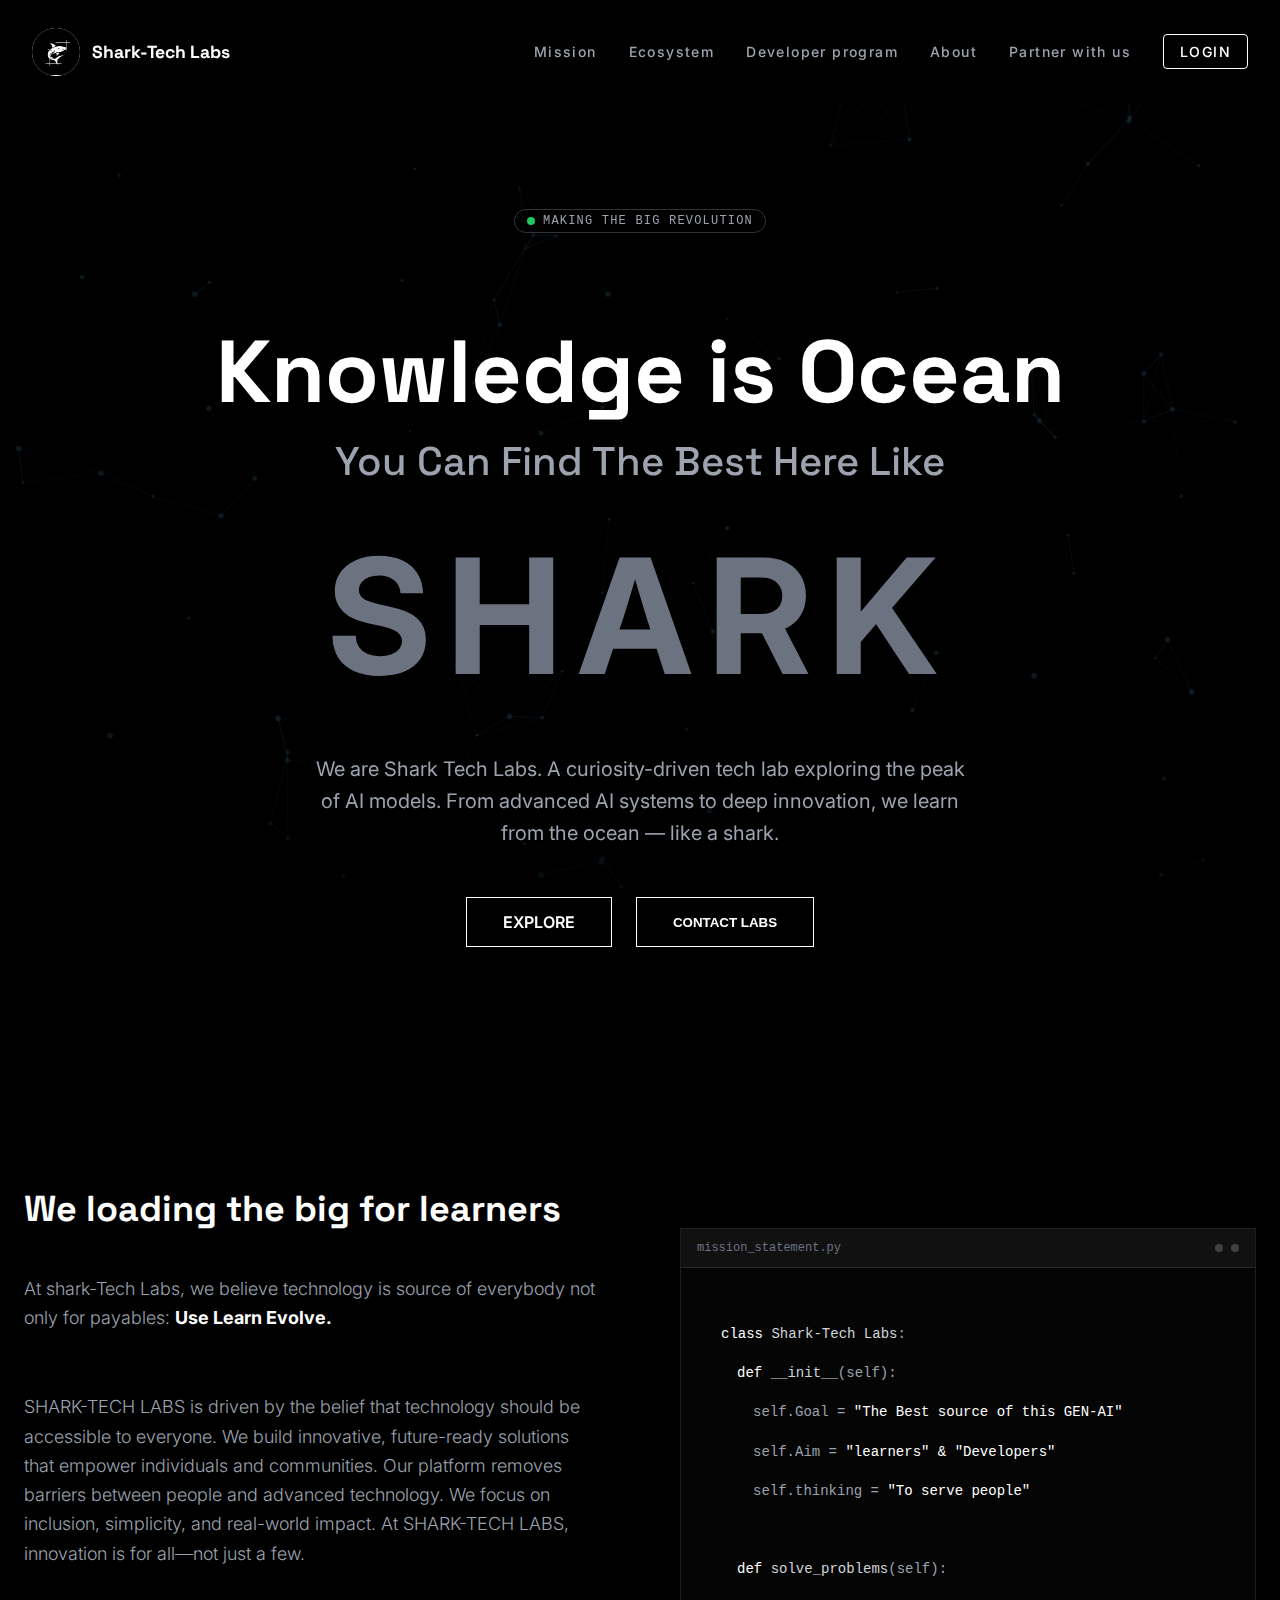
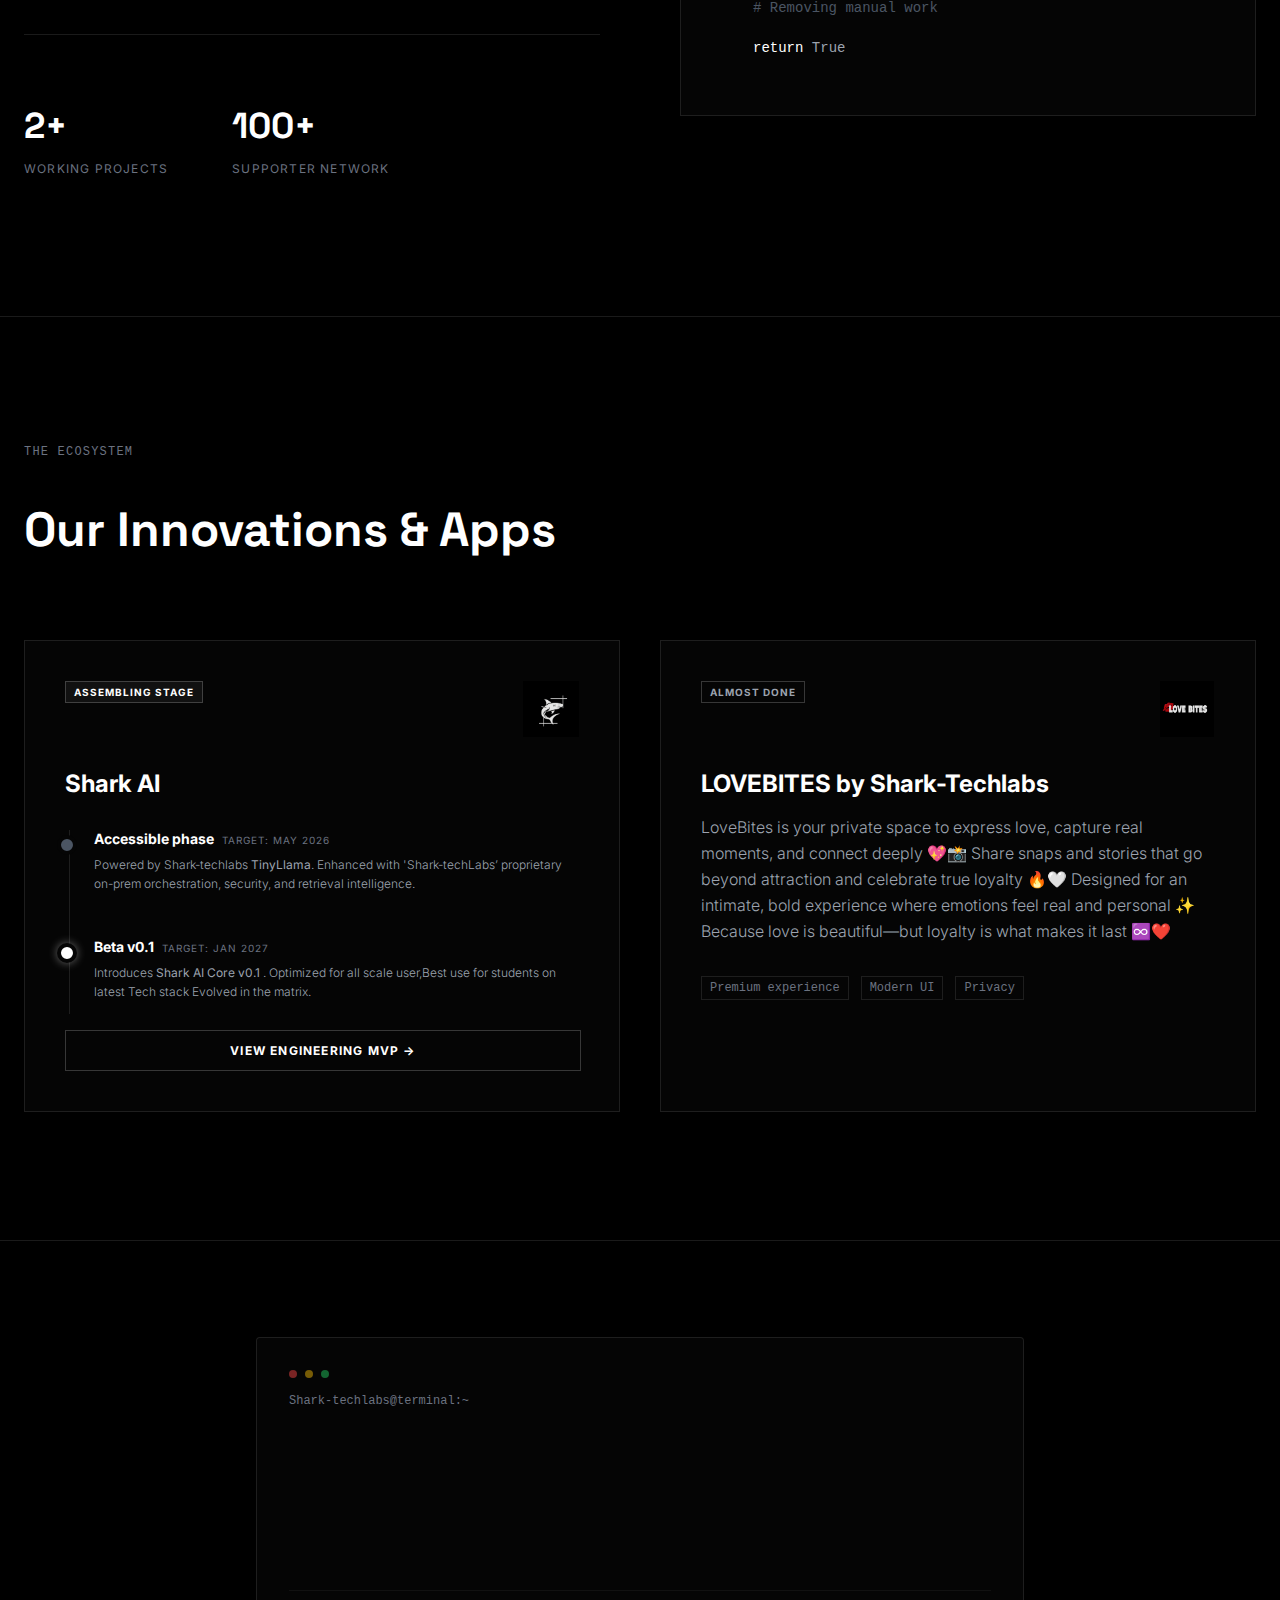
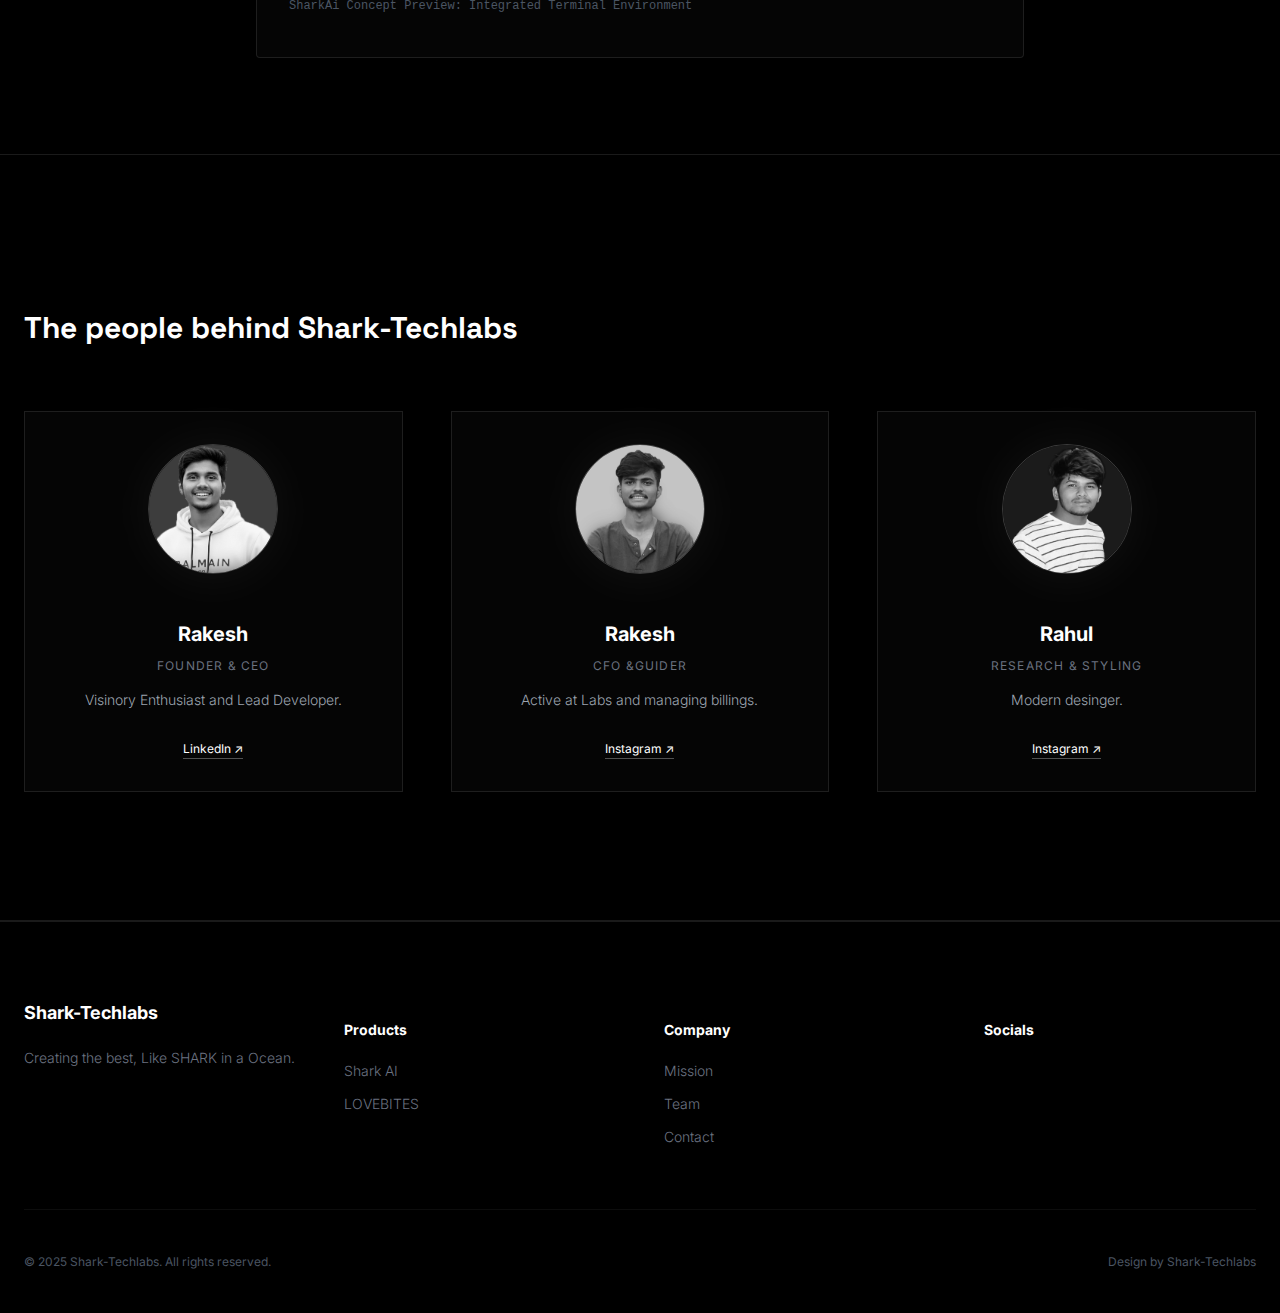
<file: index.html>
<!DOCTYPE html>
<html lang="en">

<head>
    <meta charset="UTF-8" />
    <meta name="viewport" content="width=device-width, initial-scale=1.0" />
    <title>SHARK-TECH LABS</title>

    <!-- Tailwind CSS CDN -->
    <!-- Tailwind CSS CDN Removed -->

    <!-- Custom CSS -->
    <link rel="stylesheet" href="style.css">

    <!-- Google Fonts -->
    <link rel="preconnect" href="https://fonts.googleapis.com">
    <link rel="preconnect" href="https://fonts.gstatic.com" crossorigin>
    <link
        href="https://fonts.googleapis.com/css2?family=Inter:wght@300..700&family=Space+Grotesk:wght@300..700&display=swap"
        rel="stylesheet">
</head>

<body>

    <!-- ================= HEADER ================= -->
    <header class="site-header">
        <nav class="main-nav">

            <!-- Logo + Name -->
            <div class="logo-container">
                <div class="logo-box">
                    <img src="images/shark-logo.jpg" alt="Shark Logo" class="header-logo">
                </div>
                <span class="logo-text">Shark-Tech Labs</span>
            </div>

            <!-- Navigation -->
            <ul class="nav-list" id="nav-list">
                <li class="nav-link"><a href="#mission">Mission</a></li>
                <li class="nav-link"><a href="#products">Ecosystem</a></li>
                <li class="nav-link">Developer program</li>
                <li class="nav-link"><a href="#about">About</a></li>
                <li class="nav-link"><a href="partner.html">Partner with us</a></li>
                <li class="btn-login">
                    LOGIN
                </li>
            </ul>

            <!-- Mobile Nav Toggle (Hamburger) -->
            <button class="mobile-nav-toggle" id="mobile-nav-toggle" aria-label="Toggle navigation">
                <span class="hamburger-line"></span>
                <span class="hamburger-line"></span>
                <span class="hamburger-line"></span>
            </button>

            <!-- Mobile Nav Overlay -->
            <div class="mobile-nav-overlay" id="mobile-nav-overlay">
                <ul class="mobile-nav-list">
                    <li><a href="#mission">Mission</a></li>
                    <li><a href="#products">Ecosystem</a></li>
                    <li><a href="#">Developer program</a></li>
                    <li><a href="#about">About</a></li>
                    <li><a href="partner.html">Partner with us</a></li>
                    <li><button class="btn-login mobile-login-btn">LOGIN</button></li>
                </ul>
            </div>
        </nav>
    </header>

    <!-- ================= HERO SECTION ================= -->
    <section class="hero-section">
        <!-- Ocean Particle Background -->
        <canvas id="ocean"></canvas>
        <div class="hero-wrapper">

            <!-- Backed By Badge -->
            <div class="status-badge">
                <div class="status-dot"></div>
                <span class="status-text">making the big Revolution</span>
            </div>

            <h1 class="hero-title">
                Knowledge is Ocean
            </h1>

            <p class="hero-subtitle">
                You Can Find The Best Here Like
            </p>

            <!-- SHARK Text Levels -->
            <div class="shark-display-container">
                <span class="shark-text-large">SHARK</span>

            </div>

            <!-- Description -->
            <p class="hero-description">
                We are Shark Tech Labs. A curiosity-driven tech lab exploring the peak of AI models.
                From advanced AI systems to deep innovation, we learn from the ocean — like a shark.
            </p>

            <!-- Buttons -->
            <div class="hero-btn-container">
                <a href="#products" class="btn-primary"
                    style="text-decoration: none; display: inline-flex; align-items: center; justify-content: center;">EXPLORE</a>
                <button class="btn-secondary" onclick="window.location.href='partner.html'">CONTACT LABS</button>
            </div>

        </div>
    </section>

    <!-- ================= MISSION SECTION ================= -->
    <section class="mission-section" id="mission">
        <div class="mission-wrapper">
            <div class="mission-grid">

                <!-- Left Content -->
                <div class="reveal-on-scroll visible">
                    <h2 class="mission-title">We loading the big for learners</h2>
                    <div class="mission-text">
                        <p>
                            At shark-Tech Labs, we believe technology is source of everybody not only for payables:
                            <strong>Use Learn Evolve.</strong>
                        </p>
                        <p>
                            SHARK-TECH LABS is driven by the belief that technology should be accessible to everyone.
                            We build innovative, future-ready solutions that empower individuals and communities.
                            Our platform removes barriers between people and advanced technology.
                            We focus on inclusion, simplicity, and real-world impact.
                            At SHARK-TECH LABS, innovation is for all—not just a few.
                        </p>
                    </div>
                    <div class="stats-container">
                        <div>
                            <p class="stat-number">2+</p>
                            <p class="stat-label">Working Projects</p>
                        </div>
                        <div>
                            <p class="stat-number">100+</p>
                            <p class="stat-label">Supporter Network</p>
                        </div>
                    </div>
                </div>

                <!-- Right Content (Code Window) -->
                <div class="reveal-on-scroll delay-200 visible">
                    <div class="code-window">
                        <div class="window-header">
                            <span class="window-title">mission_statement.py</span>
                            <div class="window-controls">
                                <div class="control-dot"></div>
                                <div class="control-dot"></div>
                            </div>
                        </div>
                        <div class="window-content">
                            <p><span class="code-white">class</span> <span class="code-gray">Shark-Tech Labs</span>:</p>
                            <p class="pl-4"><span class="code-white">def</span> <span
                                    class="code-gray">__init__</span>(self):</p>
                            <p class="pl-8">self.Goal = <span class="code-white">"The Best source of this GEN-AI"</span>
                            </p>
                            <p class="pl-8">self.Aim = <span class="code-white">"learners" &amp; "Developers"</span></p>
                            <p class="pl-8">self.thinking = <span class="code-white">"To serve people"</span></p>
                            <br>
                            <p class="pl-4"><span class="code-white">def</span> <span
                                    class="code-gray">solve_problems</span>(self):</p>
                            <p class="pl-8 code-comment"># Removing manual work</p>
                            <p class="pl-8"><span class="code-white">return</span> True</p>
                        </div>
                    </div>
                </div>

            </div>
        </div>
    </section>

    <!-- ================= PRODUCTS SECTION ================= -->
    <section class="products-section" id="products">
        <div class="products-wrapper">
            <div class="section-header">
                <span class="section-eyebrow">The Ecosystem</span>
                <h2 class="section-title">Our Innovations & Apps</h2>
            </div>

            <div class="products-grid">

                <!-- Dolphin AI -->
                <div class="product-card">
                    <div class="card-header">
                        <span class="status-tag">Assembling stage</span>
                        <!-- Placeholder for Logo -->
                        <img src="images/shark-logo.jpg" alt="Shark AI Logo" class="product-logo">
                    </div>
                    <h3 class="product-title">Shark AI</h3>

                    <div class="timeline-container">
                        <div class="timeline-item">
                            <div class="timeline-dot"></div>
                            <div class="timeline-header">
                                <span class="phase-name">Accessible phase</span>
                                <span class="target-date">Target: may 2026</span>
                            </div>
                            <p class="timeline-desc">
                                Powered by Shark-techlabs <strong>TinyLlama</strong>. Enhanced with 'Shark-techLabs’
                                proprietary on-prem orchestration, security, and retrieval intelligence.
                            </p>
                        </div>

                        <div class="timeline-item">
                            <div class="timeline-dot active"></div>
                            <div class="timeline-header">
                                <span class="phase-name">Beta v0.1</span>
                                <span class="target-date">Target: Jan 2027</span>
                            </div>
                            <p class="timeline-desc">
                                Introduces <strong>Shark AI Core v0.1 </strong>. Optimized for all scale user,Best use
                                for students on latest Tech stack Evolved in the matrix.
                            </p>
                        </div>
                    </div>

                    <a href="#" class="mvp-link">
                        View Engineering MVP →
                    </a>
                </div>

                <!-- DolSys OS -->
                <div class="product-card">
                    <div class="card-header">
                        <span class="status-tag outline">Almost Done</span>
                        <!-- Placeholder for Logo -->
                        <img src="images/lovebiteslogo.jpg" alt="Love Bites Logo" class="product-logo">
                    </div>
                    <h3 class="product-title">LOVEBITES by Shark-Techlabs</h3>
                    <p class="product-description">
                        LoveBites is your private space to express love, capture real moments, and connect deeply 💖📸
                        Share snaps and stories that go beyond attraction and celebrate true loyalty 🔥🤍
                        Designed for an intimate, bold experience where emotions feel real and personal ✨
                        Because love is beautiful—but loyalty is what makes it last ♾️❤️
                    </p>
                    <div class="feature-tags">
                        <span class="tag-item">Premium experience</span>
                        <span class="tag-item">Modern UI</span>
                        <span class="tag-item">Privacy </span>
                    </div>
                </div>

            </div>
        </div>
    </section>

    <!-- ================= TERMINAL PREVIEW SECTION ================= -->
    <section class="terminal-preview-section">
        <div class="terminal-wrapper">
            <div class="terminal-window">
                <div class="terminal-controls">
                    <div class="term-dot red"></div>
                    <div class="term-dot yellow"></div>
                    <div class="term-dot green"></div>
                </div>
                <div class="term-header-text">Shark-techlabs@terminal:~</div>

                <div class="term-content" id="demo-chat-window">
                    <div class="term-line">
                        <span class="text-cmd">&gt;</span><span class="code-white">Shark-Techlabs --init</span>
                    </div>
                    <div class="term-line">
                        <span class="code-comment">Initializing SharkAI Core...</span>
                    </div>
                    <div class="term-line">
                        <span class="code-comment">Loading Neural Engines... [OK]</span>
                    </div>
                    <div class="term-line">
                        <span class="text-cmd">&gt;</span><span class="code-white">run shark-ai</span>
                    </div>
                    <div class="term-line">
                        <span class="code-white" style="font-weight: bold;">AI:</span> <span class="code-gray">Shark
                            AI Active. Ready to automate.</span>
                    </div>
                </div>

                <p class="term-footer">SharkAi Concept Preview: Integrated Terminal Environment</p>
            </div>
        </div>
    </section>

    <!-- ================= ABOUT SECTION ================= -->
    <section class="about-section" id="about">
        <div class="about-wrapper">
            <h2 class="about-title">The people behind Shark-Techlabs</h2>
            <div class="team-grid">

                <!-- T Rakesh -->
                <div class="reveal-on-scroll team-card group">
                    <div class="member-image-container">
                        <div class="member-image-glow"></div>
                        <img src="images/raki-pink.jpg" alt="Rakesh" class="member-image">
                    </div>
                    <h3 class="member-name">Rakesh</h3>
                    <p class="member-role">Founder &amp; CEO</p>
                    <p class="member-desc">Visinory Enthusiast and Lead Developer.</p>
                    <a href="https://www.linkedin.com/in/rakesh-thangella-17ab0b363?utm_source=share&utm_campaign=share_via&utm_content=profile&utm_medium=android_app"
                        target="_blank" class="social-link">LinkedIn
                        ↗</a>
                </div>

                <!--  D Rakesh -->
                <div class="reveal-on-scroll delay-100 team-card group">
                    <div class="member-image-container">
                        <div class="member-image-glow"></div>
                        <img src="images/rakesh.jpg" alt="Daniel" class="member-image">
                    </div>
                    <h3 class="member-name">Rakesh</h3>
                    <p class="member-role">CFO &amp;Guider</p>
                    <p class="member-desc">Active at Labs and managing billings.</p>
                    <a href="https://www.instagram.com/mr__special__kid__?igsh=MXdnc25xOWZ0OHJtYQ==" target="_blank"
                        class="social-link">Instagram
                        ↗</a>

                    <!--rahul-->
                </div>
                <div class="reveal-on-scroll team-card group">
                    <div class="member-image-container">
                        <div class="member-image-glow"></div>
                        <img src="images/rahul.jpg" alt="Rakesh" class="member-image">
                    </div>
                    <h3 class="member-name">Rahul</h3>
                    <p class="member-role">Research &amp; styling</p>
                    <p class="member-desc">Modern desinger.</p>
                    <a href="https://www.instagram.com/red.rahul_?igsh=MWY4NThrZmt0OGxpOQ==" target="_blank"
                        class="social-link">Instagram
                        ↗</a>
                </div>
            </div>
        </div>
    </section>


    <!-- ================= FOOTER ================= -->
    <footer class="site-footer">
        <div class="footer-wrapper">
            <div class="footer-grid">
                <div class="footer-brand">
                    <span class="brand-text">Shark-Techlabs</span>
                    <p class="brand-desc">Creating the best, Like SHARK in a Ocean.</p>
                </div>
                <div>
                    <h4 class="footer-col-title">Products</h4>
                    <ul class="footer-links">
                        <li><a href="#" class="hover:text-white transition-colors">Shark AI</a></li>
                        <li><a href="#" class="hover:text-white transition-colors">LOVEBITES</a></li>

                    </ul>
                </div>
                <div>
                    <h4 class="footer-col-title">Company</h4>
                    <ul class="footer-links">
                        <li><a href="#mission" class="hover:text-white transition-colors">Mission</a></li>
                        <li><a href="#about" class="hover:text-white transition-colors">Team</a></li>
                        <li><a href="#" onclick="openModal('contact-modal')"
                                class="hover:text-white transition-colors">Contact</a></li>
                    </ul>
                </div>
                <div>
                    <h4 class="footer-col-title">Socials</h4>
                    <div class="footer-socials">
                        <a href="https://www.linkedin.com/company/doltechlabs/?viewAsMember=true" target="_blank"
                            class="hover:text-white transition-colors text-lg"><i class="fab fa-linkedin"></i></a>
                        <a href="https://x.com/doltechlabs" target="_blank"
                            class="hover:text-white transition-colors text-lg"><i class="fab fa-twitter"></i></a>
                        <a href="#" class="hover:text-white transition-colors text-lg"><i class="fab fa-github"></i></a>
                        <a href="" class="hover:text-white transition-colors text-lg"><i
                                class="fas fa-envelope"></i></a>
                    </div>
                </div>
            </div>
            <div class="footer-bottom">
                <p>© 2025 Shark-Techlabs. All rights reserved.</p>
                <p>Design by Shark-Techlabs</p>
            </div>
        </div>
    </footer>

    <script src="script.js"></script>
</body>

</html>
</file>
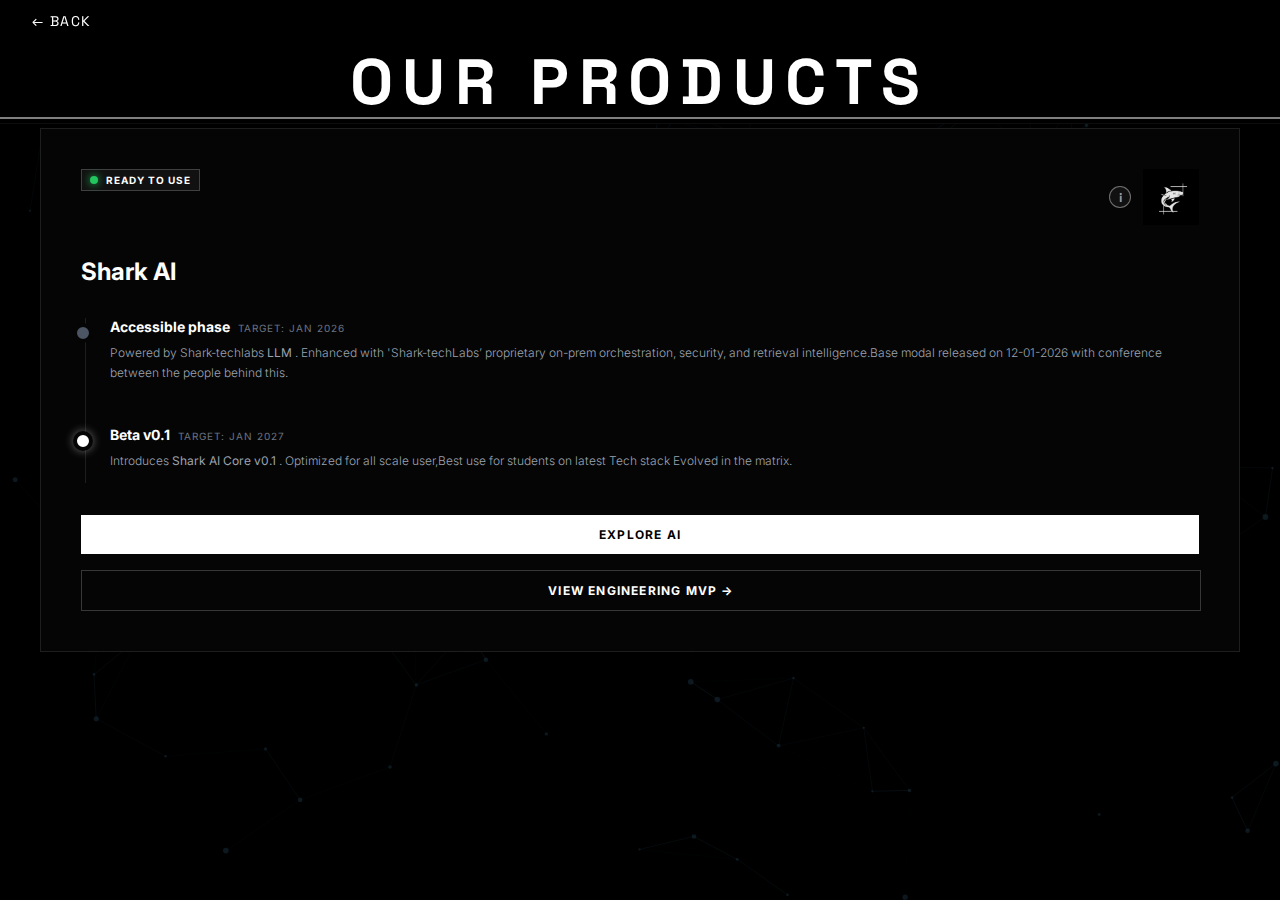
<file: products.html>
<!DOCTYPE html>
<html lang="en">

<head>
    <meta charset="UTF-8" />
    <meta name="viewport" content="width=device-width, initial-scale=1.0" />
    <title>Our Products - SHARK-TECH LABS</title>

    <!-- Custom CSS -->
    <link rel="stylesheet" href="style.css">

    <!-- Google Fonts -->
    <link
        href="https://fonts.googleapis.com/css2?family=Inter:wght@300..700&family=Space+Grotesk:wght@300..700&display=swap"
        rel="stylesheet">
</head>

<body class="products-page-body">

    <!-- Ocean Particle Background -->
    <canvas id="ocean"></canvas>

    <!-- Header Section -->
    <header class="products-header">
        <a href="index.html" class="back-link">← Back</a>
        <h1 class="products-title">Our products</h1>
        <div class="header-line"></div>
    </header>

    <main class="products-content">
        <div class="products-grid">
            <!-- Shark AI -->
            <div class="product-card">
                <div class="card-header">
                    <span class="status-tag"><span class="status-light"></span>Ready to use</span>
                    <div class="logo-group">
                        <div class="info-icon" title="Information">i</div>
                        <img src="images/shark-logo.jpg" alt="Shark AI Logo" class="product-logo">
                    </div>
                </div>
                <h3 class="product-title">Shark AI</h3>

                <div class="timeline-container">
                    <div class="timeline-item">
                        <div class="timeline-dot"></div>
                        <div class="timeline-header">
                            <span class="phase-name">Accessible phase</span>
                            <span class="target-date">Target: JAN 2026</span>
                        </div>
                        <p class="timeline-desc">
                            Powered by Shark-techlabs <strong>LLM </strong>. Enhanced with 'Shark-techLabs’
                            proprietary on-prem orchestration, security, and retrieval intelligence.Base modal
                            released on 12-01-2026 with conference between the people behind this.
                        </p>
                    </div>

                    <div class="timeline-item">
                        <div class="timeline-dot active"></div>
                        <div class="timeline-header">
                            <span class="phase-name">Beta v0.1</span>
                            <span class="target-date">Target: Jan 2027</span>
                        </div>
                        <p class="timeline-desc">
                            Introduces <strong>Shark AI Core v0.1 </strong>. Optimized for all scale user,Best use
                            for students on latest Tech stack Evolved in the matrix.
                        </p>
                    </div>
                </div>

                <a href="https://sharrk-ai.netlify.app/" class="explore-ai-btn">
                    Explore AI
                </a>

                <a href="#" class="mvp-link">
                    View Engineering MVP →
                </a>
            </div>
        </div>
    </main>

    <!-- Information Modal -->
    <div id="info-modal" class="modal-overlay">
        <div class="modal-card">
            <button class="modal-close">&times;</button>
            <div class="modal-header">
                <img src="images/shark-logo.jpg" alt="Shark AI" class="modal-logo">
                <h2 class="modal-title">About Shark AI</h2>
            </div>
            <div class="modal-body">
                <div class="info-section">
                    <h3>Day-to-Day Life</h3>
                    <p>Shark AI seamlessly integrates into your daily routine, handling complex scheduling, smart home
                        automation, and personalized content curation with unmatched efficiency. It acts as a proactive
                        digital twin, anticipating your needs before you even realize them.</p>
                </div>
                <div class="info-section">
                    <h3>For Students</h3>
                    <p>Revolutionize your learning experience. Shark AI provides real-time tutoring, complex
                        problem-solving across all STEM fields, and automated study plan generation. It transforms
                        stagnant data into interactive, easy-to-digest logical insights, giving students a definitive
                        edge in their academic journey.</p>
                </div>
            </div>
        </div>
    </div>

    <!-- Custom Script for Background Animation -->
    <script src="script.js"></script>

</body>

</html>
</file>
<file: style.css>
/* Smooth scrolling */
html {
  scroll-behavior: smooth;
}

/* Navbar links */
.nav-link {
  cursor: pointer;
  position: relative;
  color: #9CA3AF;
  font-weight: 500;
  font-size: 0.875rem;
  line-height: 1.25rem;
  transition: opacity 0.3s ease;
}

.nav-link::after {
  content: "";
  position: absolute;
  width: 0%;
  height: 1px;
  bottom: -4px;
  left: 0;
  background-color: white;
  transition: width 0.3s ease;
}

.nav-link:hover::after {
  width: 100%;
}

.nav-link a {
  text-decoration: none;
  color: inherit;
  display: block;
}

/* Buttons */
.btn-primary {
  background-color: black;
  color: white;
  border: 1px solid white;
  padding: 14px 36px;
  border-radius: 0;
  font-weight: 600;
  transition: all 0.3s ease;
}

.btn-primary:hover {
  background-color: white;
  color: black;
  transform: translateY(-2px);
}

.btn-secondary {
  background-color: black;
  color: white;
  border: 1px solid white;
  padding: 14px 36px;
  border-radius: 0;
  font-weight: 600;
  transition: all 0.3s ease;
}

.btn-secondary:hover {
  background-color: white;
  color: black;
  border-color: white;
  transform: translateY(-2px);
}

/* Ocean Background */
#ocean {
  position: absolute;
  top: 0;
  left: 0;
  width: 100%;
  height: 100vh;
  z-index: 0;
  pointer-events: none;
  opacity: 0.3;
}

/* Custom Fonts */
.font-space {
  font-family: 'Space Grotesk', sans-serif;
}

/* ================= HEADER STYLES ================= */
.site-header {
  position: fixed;
  top: 0;
  left: 0;
  width: 100%;
  background-color: rgba(0, 0, 0, 0.8);
  backdrop-filter: blur(12px);
  -webkit-backdrop-filter: blur(12px);
  z-index: 50;
}

.main-nav {
  max-width: 1280px;
  /* max-w-7xl */
  margin: 0 auto;
  display: flex;
  align-items: center;
  justify-content: space-between;
  padding: 1.25rem 2rem;
  /* py-5 px-8 */
}

/* Logo */
.logo-container {
  display: flex;
  align-items: center;
  gap: 0.75rem;
  /* gap-3 */
}

.logo-box {
  width: 3rem;
  height: 3rem;
  border-radius: 50%;
  display: flex;
  align-items: center;
  justify-content: center;
  overflow: hidden;
  background-color: #ffffff;
}

.header-logo {
  width: 100%;
  height: 100%;
  object-fit: contain;
  padding: 0.2rem;
  display: block;
}

.logo-text {
  font-size: 1.10rem;
  /* text-xl */
  font-weight: 700;
  font-family: 'Space Grotesk', sans-serif;
  /* font-bold */

  /* tracking-wide */
}

/* Navigation List */
.nav-list {
  display: none;
  align-items: center;
  gap: 2rem;
  /* gap-8 */
  font-size: 0.875rem;
  /* text-sm */
  letter-spacing: 0.1em;
  /* tracking-widest */
  list-style: none;
}

/* Mobile Nav Toggle */
.mobile-nav-toggle,
.mobile-nav-overlay {
  display: none;
}

.mobile-nav-toggle {
  flex-direction: column;
  justify-content: space-around;
  width: 1.5rem;
  height: 1.25rem;
  background: transparent;
  border: none;
  cursor: pointer;
  padding: 0;
  z-index: 101;
}

.hamburger-line {
  width: 1.5rem;
  height: 2px;
  background-color: white;
  border-radius: 10px;
  transition: all 0.3s cubic-bezier(0.4, 0, 0.2, 1);
  position: relative;
}

/* Animate Hamburger to X */
.mobile-nav-toggle.active .hamburger-line:nth-child(1) {
  transform: translateY(7px) rotate(45deg);
}

.mobile-nav-toggle.active .hamburger-line:nth-child(2) {
  opacity: 0;
  transform: translateX(-10px);
}

.mobile-nav-toggle.active .hamburger-line:nth-child(3) {
  transform: translateY(-7px) rotate(-45deg);
}

@media (max-width: 767px) {
  .nav-list {
    display: none;
  }

  .mobile-nav-toggle {
    display: flex;
  }

  .mobile-nav-overlay {
    position: fixed;
    top: 0;
    right: 0;
    height: 100vh;
    width: 100%;
    background-color: rgba(0, 0, 0, 0.9);
    backdrop-filter: blur(15px);
    flex-direction: column;
    justify-content: center;
    align-items: center;
    z-index: 100;
    transform: translateX(100%);
    transition: transform 0.4s cubic-bezier(0.4, 0, 0.2, 1);
  }

  .mobile-nav-overlay.active {
    display: flex;
    transform: translateX(0);
  }

  .mobile-nav-list {
    list-style: none;
    text-align: center;
    padding: 0;
  }

  .mobile-nav-list li {
    margin: 2rem 0;
  }

  .mobile-nav-list a {
    color: white;
    text-decoration: none;
    font-size: 1.5rem;
    font-family: 'Space Grotesk', sans-serif;
    font-weight: 500;
    transition: color 0.3s;
  }

  .mobile-nav-list a:hover {
    color: #9CA3AF;
  }
}

@media (min-width: 768px) {
  .nav-list {
    display: flex;
  }

  .mobile-nav-toggle {
    display: none;
  }
}

/* Login Button */
.btn-login {
  color: white;
  font-weight: 500;
  border: 1px solid white;
  padding: 0.5rem 1rem;
  /* px-4 py-2 */
  border-radius: 0.25rem;
  /* rounded */
  transition: background-color 0.3s, color 0.3s;
  cursor: pointer;
}

.btn-login:hover {
  background-color: white;
  color: black;
}

/* ================= HERO SECTION STYLES ================= */
.hero-section {
  min-height: 100vh;
  display: flex;
  align-items: center;
  justify-content: center;
  padding-top: 8rem;
  /* pt-32 */
  padding-left: 1.5rem;
  /* px-6 */
  padding-right: 1.5rem;
  background-color: transparent;
  position: relative;
  overflow: hidden;
}

/* Gradient overlay to fade ocean into black */
.hero-section::after {
  content: '';
  position: absolute;
  left: 0;
  right: 0;
  bottom: 0;
  height: 30%;
  background: linear-gradient(to bottom, transparent, black);
  z-index: 1;
  pointer-events: none;
}

.hero-wrapper {
  text-align: center;
  max-width: 56rem;
  /* max-w-4xl */
  width: 100%;
  position: relative;
  z-index: 2;
}

.hero-title {
  font-family: 'Space Grotesk', sans-serif;
  font-size: clamp(2.5rem, 8vw, 5.5rem);
  font-weight: 700;
  line-height: 1.1;
  margin-bottom: 1rem;
}

@media (min-width: 768px) {
  .hero-title {
    font-size: 5.5rem;
    /* md:text-7xl */
  }
}

.hero-subtitle {
  font-family: 'Space Grotesk', sans-serif;
  margin-top: 1rem;
  margin-bottom: 2rem;
  font-weight: 500;
  color: #9CA3AF;
  font-size: clamp(1.25rem, 4vw, 2.5rem);
}

.shark-display-container {
  display: flex;
  flex-direction: column;
  align-items: center;
  margin-bottom: 2.5rem;
  /* mb-10 */
}

.shark-text-large {
  font-size: clamp(3rem, 15vw, 10rem);
  font-weight: 700;
  letter-spacing: 0.1em;
  /* tracking-widest */
  color: #6B7280;
}

.hero-description {
  color: #9CA3AF;
  line-height: 1.6;
  font-size: clamp(1rem, 2vw, 1.25rem);
  max-width: 42rem;
  margin-left: auto;
  margin-right: auto;
  margin-bottom: clamp(2rem, 5vw, 3rem);
}

.hero-btn-container {
  display: flex;
  flex-direction: column;
  gap: 1.5rem;
  /* gap-6 */
  justify-content: center;
}

@media (min-width: 640px) {
  .hero-btn-container {
    flex-direction: row;
  }
}

/* ================= GLOBAL STYLES ================= */
body {
  background-color: black;
  color: white;
  font-family: 'Inter', sans-serif;
  margin: 0;
  padding: 0;
}

/* ================= BADGE STYLES ================= */
.status-badge {
  display: inline-flex;
  align-items: center;
  gap: 0.5rem;
  /* gap-2 */
  padding: 0.25rem 0.75rem;
  /* px-3 py-1 */
  margin-bottom: 2rem;
  /* mb-8 */
  border: 1px solid rgba(255, 255, 255, 0.2);
  border-radius: 9999px;
  animation: fadeIn 1s ease-out;
}

.status-dot {
  width: 0.5rem;
  /* w-2 */
  height: 0.5rem;
  /* h-2 */
  background-color: #22c55e;
  /* green-500 */
  border-radius: 9999px;
  animation: pulse 2s cubic-bezier(0.4, 0, 0.6, 1) infinite;
}

.status-text {
  font-size: 0.75rem;
  /* text-xs */
  font-family: 'Courier New', monospace;
  /* font-mono */
  color: #9CA3AF;
  /* text-gray-400 */
  text-transform: uppercase;
  letter-spacing: 0.1em;
  /* tracking-widest */
}

/* Animations */
@keyframes pulse {

  0%,
  100% {
    opacity: 1;
  }

  50% {
    opacity: .5;
  }
}

@keyframes fadeIn {
  from {
    opacity: 0;
    transform: translateY(10px);
  }

  to {
    opacity: 1;
    transform: translateY(0);
  }
}

/* ================= MISSION SECTION ================= */
.mission-section {
  padding-top: clamp(4rem, 10vw, 8rem);
  padding-bottom: clamp(4rem, 10vw, 8rem);
  background-color: #000000;
  border-bottom: 1px solid rgba(255, 255, 255, 0.1);
  position: relative;
  z-index: 10;
}

.mission-wrapper {
  max-width: 80rem;
  /* max-w-7xl */
  margin: 0 auto;
  padding-left: 1.5rem;
  /* px-6 */
  padding-right: 1.5rem;
}

.mission-grid {
  display: grid;
  grid-template-columns: 1fr;
  gap: clamp(2rem, 8vw, 5rem);
  align-items: center;
}

@media (min-width: 768px) {
  .mission-grid {
    grid-template-columns: repeat(2, 1fr);
  }
}

/* Mission Content */
.mission-title {
  font-family: 'Space Grotesk', sans-serif;
  font-size: clamp(1.75rem, 5vw, 2.25rem);
  font-weight: 700;
  margin-bottom: 1.5rem;
  color: white;
}

.mission-text {
  color: #9CA3AF;
  font-weight: 300;
  font-size: clamp(1rem, 3vw, 1.125rem);
  line-height: 1.625;
  display: flex;
  flex-direction: column;
  gap: 1.5rem;
}

.mission-text strong {
  color: white;
  font-weight: 700;
}

/* Stats */
.stats-container {
  margin-top: 3rem;
  /* mt-12 */
  display: flex;
  gap: clamp(1.5rem, 5vw, 4rem);
  /* gap-16 */
  border-top: 1px solid rgba(255, 255, 255, 0.1);
  padding-top: 2rem;
}

.stat-number {
  font-family: 'Space Grotesk', sans-serif;
  font-size: clamp(1.75rem, 4vw, 2.25rem);
  font-weight: 700;
  color: white;
  margin-bottom: 0.25rem;
}

.stat-label {
  font-size: 0.75rem;
  /* text-xs */
  color: #6B7280;
  /* text-gray-500 */
  text-transform: uppercase;
  letter-spacing: 0.1em;
  /* tracking-widest */
}

/* Code Window */
.code-window {
  border: 1px solid rgba(255, 255, 255, 0.1);
  background-color: #050505;
}

.window-header {
  display: flex;
  align-items: center;
  justify-content: space-between;
  padding: 0.75rem 1rem;
  /* px-4 py-3 */
  border-bottom: 1px solid rgba(255, 255, 255, 0.1);
  background-color: rgba(255, 255, 255, 0.05);
}

.window-title {
  font-size: 0.75rem;
  /* text-xs */
  color: #6B7280;
  /* text-gray-500 */
  font-family: monospace;
}

.window-controls {
  display: flex;
  gap: 0.5rem;
  /* gap-2 */
}

.control-dot {
  width: 0.5rem;
  /* w-2 */
  height: 0.5rem;
  /* h-2 */
  border-radius: 9999px;
  background-color: rgba(255, 255, 255, 0.2);
}

.window-content {
  padding: clamp(1rem, 5vw, 2.5rem);
  font-family: monospace;
  font-size: clamp(0.75rem, 2vw, 0.875rem);
  color: #9CA3AF;
  line-height: 1.8;
  overflow-x: auto;
}

/* Code Syntax Highlighting */
.code-white {
  color: white;
}

.code-gray {
  color: #D1D5DB;
}

/* text-gray-300 */
.code-comment {
  color: #4B5563;
}

/* text-gray-600 */
.pl-4 {
  padding-left: clamp(0.5rem, 2vw, 1rem);
}

.pl-8 {
  padding-left: clamp(1rem, 4vw, 2rem);
}

/* ================= PRODUCTS SECTION ================= */
.products-section {
  padding-top: clamp(4rem, 10vw, 8rem);
  padding-bottom: clamp(4rem, 10vw, 8rem);
  background-color: #000000;
  border-bottom: 1px solid rgba(255, 255, 255, 0.1);
  position: relative;
  z-index: 10;
}

.products-wrapper {
  max-width: 80rem;
  /* max-w-7xl */
  margin: 0 auto;
  padding-left: 1.5rem;
  /* px-6 */
  padding-right: 1.5rem;
}

.section-header {
  margin-bottom: 5rem;
  /* mb-20 */
}

.section-eyebrow {
  color: #6B7280;
  /* text-gray-500 */
  font-family: monospace;
  /* font-mono */
  font-size: 0.75rem;
  /* text-xs */
  text-transform: uppercase;
  letter-spacing: 0.1em;
  /* tracking-widest */
  display: block;
  margin-bottom: 1rem;
  /* mb-4 */
}

.section-title {
  font-size: clamp(1.75rem, 5vw, 3rem);
  font-family: 'Space Grotesk', sans-serif;
  font-weight: 700;
  color: white;
}

@media (min-width: 768px) {
  .section-title {
    font-size: 3rem;
    /* md:text-5xl */
  }
}

.products-grid {
  display: grid;
  grid-template-columns: repeat(auto-fit, minmax(clamp(260px, 80vw, 350px), 1fr));
  gap: clamp(1.5rem, 5vw, 2.5rem);
}

/* Product Card */
.product-card {
  border: 1px solid rgba(255, 255, 255, 0.1);
  background-color: #050505;
  padding: clamp(1.5rem, 5vw, 2.5rem);
  transition: all 0.3s;
}

.product-card:hover {
  border-color: rgba(255, 255, 255, 0.3);
}

.card-header {
  display: flex;
  justify-content: space-between;
  align-items: flex-start;
  margin-bottom: 2rem;
  /* mb-8/mb-10 */
}

.status-tag {
  font-size: 0.625rem;
  /* text-[10px] */
  font-weight: 700;
  text-transform: uppercase;
  letter-spacing: 0.1em;
  /* tracking-widest */
  border: 1px solid rgba(255, 255, 255, 0.2);
  padding: 0.25rem 0.5rem;
  /* px-2 py-1 */
  color: white;
  background-color: rgba(255, 255, 255, 0.05);
  /* bg-white/5 */
}

.status-tag.outline {
  color: #9CA3AF;
  /* text-gray-400 */
  background-color: transparent;
}

.product-logo {
  width: 3.5rem;
  height: 3.5rem;
  object-fit: contain;
  display: block;
  opacity: 0.9;
  transition: all 0.3s cubic-bezier(0.4, 0, 0.2, 1);
}

.product-card:hover .product-logo {
  opacity: 1;
  transform: scale(1.1);
}

.product-title {
  font-size: 1.5rem;
  /* text-2xl */
  font-weight: 700;
  color: white;
  margin-bottom: 0.5rem;
  /* mb-2 */
}

.product-description {
  color: #9CA3AF;
  font-weight: 300;
  font-size: clamp(0.875rem, 2.5vw, 1rem);
  line-height: 1.625;
  margin-bottom: 2rem;
}

/* Timeline */
.timeline-container {
  margin-top: 2rem;
  /* mt-8 */
  border-left: 1px solid rgba(255, 255, 255, 0.1);
  padding-left: 1.5rem;
  /* pl-6 */
  margin-left: 0.25rem;
  /* ml-1 */
  display: flex;
  flex-direction: column;
  gap: 2rem;
  /* space-y-8 */
  position: relative;
}

.timeline-item {
  position: relative;
}

.timeline-dot {
  position: absolute;
  left: -2.3rem;
  /* -left-[31px] (approx) */
  top: 0.3rem;
  /* top-[5px] */
  width: 0.75rem;
  /* w-3 */
  height: 0.75rem;
  /* h-3 */
  background-color: #4B5563;
  /* bg-gray-600 */
  border-radius: 9999px;
  border: 4px solid #050505;
  box-sizing: content-box;
}

.timeline-dot.active {
  background-color: white;
  box-shadow: 0 0 10px rgba(255, 255, 255, 0.4);
}

.timeline-header {
  margin-bottom: 0.25rem;
  /* mb-1 */
  display: flex;
  align-items: baseline;
  flex-wrap: wrap;
}

.phase-name {
  color: white;
  font-size: 0.875rem;
  /* text-sm */
  font-weight: 700;
}

.target-date {
  font-size: 0.625rem;
  /* text-[10px] */
  color: #6B7280;
  /* text-gray-500 */
  text-transform: uppercase;
  letter-spacing: 0.1em;
  /* tracking-widest */
  margin-left: 0.5rem;
  /* ml-2 */
}

.timeline-desc {
  color: #9CA3AF;
  /* text-gray-400 */
  font-size: 0.75rem;
  /* text-xs */
  line-height: 1.625;
  /* leading-relaxed */
  font-weight: 300;
  /* font-light */
  margin-top: 0.5rem;
  /* mt-2 */
}

/* Feature Tags */
.feature-tags {
  display: flex;
  flex-wrap: wrap;
  gap: 0.75rem;
  /* gap-3 */
  font-size: 0.75rem;
  /* text-xs */
  font-family: monospace;
  color: #6B7280;
  /* text-gray-500 */
}

.tag-item {
  border: 1px solid rgba(255, 255, 255, 0.1);
  padding: 0.25rem 0.5rem;
  /* px-2 py-1 */
}

/* Explore AI Button */
.explore-ai-btn {
  display: block;
  width: 100%;
  background-color: white;
  color: black;
  text-align: center;
  padding: 0.75rem 0;
  margin-top: 2rem;
  font-weight: 700;
  font-size: 0.75rem;
  text-transform: uppercase;
  letter-spacing: 0.1em;
  transition: all 0.3s;
  text-decoration: none;
}

.explore-ai-btn:hover {
  background-color: #E5E7EB;
  transform: translateY(-2px);
}

/* MVP Link */
.mvp-link {
  display: block;
  width: 100%;
  text-align: center;
  padding: 0.75rem 0;
  margin-top: 1rem;
  border: 1px solid rgba(255, 255, 255, 0.2);
  color: white;
  font-weight: 700;
  font-size: 0.75rem;
  text-transform: uppercase;
  letter-spacing: 0.1em;
  transition: all 0.3s;
  text-decoration: none;
}

/* ================= TERMINAL PREVIEW SECTION ================= */
.terminal-preview-section {
  padding-top: clamp(3rem, 8vw, 6rem);
  padding-bottom: clamp(3rem, 8vw, 6rem);
  background-color: #000000;
  border-bottom: 1px solid rgba(255, 255, 255, 0.1);
  position: relative;
  z-index: 10;
}

.terminal-wrapper {
  max-width: 48rem;
  /* max-w-3xl */
  margin: 0 auto;
  padding-left: 1.5rem;
  /* px-6 */
  padding-right: 1.5rem;
}

.terminal-window {
  font-family: monospace;
  font-size: clamp(0.75rem, 2vw, 0.875rem);
  border: 1px solid rgba(255, 255, 255, 0.1);
  background-color: #050505;
  padding: clamp(1rem, 4vw, 2rem);
  border-radius: 0.25rem;
}

.terminal-controls {
  display: flex;
  gap: 0.5rem;
  /* gap-2 */
  margin-bottom: 1rem;
  /* mb-4 */
}

.term-dot {
  width: 0.5rem;
  /* w-2 */
  height: 0.5rem;
  /* h-2 */
  border-radius: 9999px;
}

.term-dot.red {
  background-color: rgba(239, 68, 68, 0.5);
}

/* red-500/50 */
.term-dot.yellow {
  background-color: rgba(234, 179, 8, 0.5);
}

/* yellow-500/50 */
.term-dot.green {
  background-color: rgba(34, 197, 94, 0.5);
}

/* green-500/50 */

.term-header-text {
  color: #6B7280;
  /* text-gray-500 */
  margin-bottom: 1rem;
  /* mb-4 */
  font-size: 0.75rem;
  /* text-xs */
}

.term-content {
  min-height: 150px;
  height: auto;
  overflow-x: auto;
  color: #D1D5DB;
  font-size: clamp(0.75rem, 2vw, 0.875rem);
}

.term-line {
  margin-bottom: 0.25rem;
  /* mb-1 */
  opacity: 0;
  animation: fadeIn 0.5s forwards;
}

/* Staggered animation delays for lines */
.term-line:nth-child(1) {
  animation-delay: 0.2s;
}

.term-line:nth-child(2) {
  animation-delay: 1.2s;
}

.term-line:nth-child(3) {
  animation-delay: 2.2s;
}

.term-line:nth-child(4) {
  animation-delay: 3.2s;
}

.term-line:nth-child(5) {
  animation-delay: 4.2s;
}

.term-footer {
  font-size: 0.75rem;
  /* text-xs */
  color: #4B5563;
  /* text-gray-600 */
  margin-top: 1rem;
  /* mt-4 */
  border-top: 1px solid rgba(255, 255, 255, 0.05);
  /* border-white/5 */
  padding-top: 0.5rem;
  /* pt-2 */
}

/* Helper colors for terminal text */
.text-cyan {
  color: #22d3ee;
}

.text-green {
  color: #4ade80;
}

.text-cmd {
  color: white;
  margin-right: 0.5rem;
}

/* ================= ABOUT SECTION ================= */
.about-section {
  padding-top: clamp(4rem, 10vw, 8rem);
  padding-bottom: clamp(4rem, 10vw, 8rem);
  background-color: #000000;
  border-bottom: 1px solid rgba(255, 255, 255, 0.1);
  position: relative;
  z-index: 10;
}

.about-wrapper {
  max-width: 80rem;
  /* max-w-7xl */
  margin: 0 auto;
  padding-left: 1.5rem;
  /* px-6 */
  padding-right: 1.5rem;
}

.about-title {
  font-family: 'Space Grotesk', sans-serif;
  font-size: clamp(1.5rem, 4vw, 1.875rem);
  font-weight: 700;
  color: white;
  margin-bottom: clamp(2rem, 8vw, 4rem);
  text-align: center;
}

@media (min-width: 768px) {
  .about-title {
    text-align: left;
  }
}

.team-grid {
  display: grid;
  grid-template-columns: repeat(auto-fit, minmax(clamp(260px, 80vw, 320px), 1fr));
  gap: clamp(1.5rem, 5vw, 3rem);
}

/* Team Card */
.team-card {
  background-color: #050505;
  padding: clamp(1.5rem, 4vw, 2rem);
  border: 1px solid rgba(255, 255, 255, 0.1);
  text-align: center;
  transition: background-color 0.3s ease;
}

.team-card:hover {
  background-color: #0a0a0a;
}

.member-image-container {
  margin-bottom: 1.5rem;
  /* mb-6 */
  position: relative;
  display: inline-block;
}

.member-image-glow {
  position: absolute;
  inset: 0;
  border-radius: 9999px;
  background-color: rgba(255, 255, 255, 0.05);
  /* bg-white/5 */
  filter: blur(24px);
  /* blur-xl */
  transform: scale(1);
  transition: transform 0.5s ease;
}

.team-card:hover .member-image-glow {
  transform: scale(1.1);
}

.member-image {
  position: relative;
  width: 8rem;
  /* w-32 */
  height: 8rem;
  /* h-32 */
  border-radius: 9999px;
  object-fit: cover;
  border: 1px solid rgba(255, 255, 255, 0.2);
  /* border-white/20 */
  filter: grayscale(1);
  transition: filter 0.5s ease;
}

.team-card:hover .member-image {
  filter: grayscale(0);
}

.member-name {
  font-size: 1.25rem;
  /* text-xl */
  font-weight: 700;
  color: white;
  margin-bottom: 0.25rem;
  /* mb-1 */
}

.member-role {
  font-size: 0.75rem;
  /* text-xs */
  color: #6B7280;
  /* text-gray-500 */
  text-transform: uppercase;
  letter-spacing: 0.1em;
  /* tracking-widest */
  margin-bottom: 1rem;
  /* mb-4 */
}

.member-desc {
  color: #9CA3AF;
  font-size: clamp(0.8rem, 2vw, 0.875rem);
  font-weight: 300;
  line-height: 1.625;
}

.social-link {
  display: inline-block;
  margin-top: 1rem;
  /* mt-4 */
  font-size: 0.75rem;
  /* text-xs */
  color: white;
  border-bottom: 1px solid rgba(255, 255, 255, 0.3);
  /* border-white/30 */
  padding-bottom: 0.125rem;
  /* pb-0.5 */
  transition: border-color 0.3s ease;
  text-decoration: none;
}

.social-link:hover {
  border-bottom-color: white;
}

/* ================= FOOTER ================= */
.site-footer {
  background-color: #000000;
  border-top: 1px solid rgba(255, 255, 255, 0.1);
  padding-top: 5rem;
  padding-bottom: 2rem;
  font-family: 'Inter', sans-serif;
  font-size: 0.875rem;
  position: relative;
  z-index: 10;
}

.footer-wrapper {
  max-width: 80rem;
  /* max-w-7xl */
  margin: 0 auto;
  padding-left: 1.5rem;
  padding-right: 1.5rem;
}

.footer-grid {
  display: grid;
  grid-template-columns: 1fr;
  gap: 3rem;
  margin-bottom: 4rem;
}

@media (min-width: 768px) {
  .footer-grid {
    grid-template-columns: repeat(4, 1fr);
  }
}

.footer-brand {
  grid-column: span 1;
}

.brand-text {
  color: white;
  font-weight: 700;
  font-size: 1.125rem;
  display: block;
  margin-bottom: 1.5rem;
}

.brand-desc {
  color: #6B7280;
  /* text-gray-500 */
  font-weight: 300;
  line-height: 1.625;
}

.footer-col-title {
  color: white;
  font-weight: 700;
  margin-bottom: 1.5rem;
}

.footer-links {
  list-style: none;
  padding: 0;
  margin: 0;
  display: flex;
  flex-direction: column;
  gap: 1rem;
}

.footer-links a {
  color: #6B7280;
  /* text-gray-500 */
  font-weight: 300;
  text-decoration: none;
  transition: color 0.3s;
}

.footer-links a:hover {
  color: white;
}

.footer-socials {
  display: flex;
  gap: 1.5rem;
  color: #6B7280;
}

.footer-socials a {
  color: inherit;
  font-size: 1.125rem;
  transition: color 0.3s;
}

.footer-socials a:hover {
  color: white;
}

.footer-bottom {
  border-top: 1px solid rgba(255, 255, 255, 0.05);
  padding-top: 2rem;
  display: flex;
  flex-direction: column;
  justify-content: space-between;
  align-items: center;
  gap: 1rem;
  color: #4B5563;
  /* text-gray-600 */
  font-size: 0.75rem;
}

@media (min-width: 768px) {
  .footer-bottom {
    flex-direction: row;
  }
}

/* ================= MODAL STYLES ================= */
.modal-backdrop {
  position: fixed;
  inset: 0;
  background-color: rgba(0, 0, 0, 0.9);
  backdrop-filter: blur(4px);
  -webkit-backdrop-filter: blur(4px);
  z-index: 100;
  display: flex;
  align-items: center;
  justify-content: center;
  transition: opacity 0.3s ease;
  opacity: 0;
  pointer-events: none;
}

.modal-backdrop.active {
  opacity: 1;
  pointer-events: auto;
}

.modal-window {
  background-color: #0a0a0a;
  border: 1px solid rgba(255, 255, 255, 0.1);
  width: 100%;
  max-width: 32rem;
  /* max-w-lg */
  border-radius: 0.125rem;
  /* rounded-sm */
  box-shadow: 0 25px 50px -12px rgba(0, 0, 0, 0.25);
  transform: scale(0.95);
  transition: transform 0.3s ease;
  margin: 1rem;
}

.modal-backdrop.active .modal-window {
  transform: scale(1);
}

.modal-header {
  padding: 2rem;
  border-bottom: 1px solid rgba(255, 255, 255, 0.05);
  display: flex;
  justify-content: space-between;
  align-items: center;
}

.modal-title {
  font-family: 'Space Grotesk', sans-serif;
  font-weight: 700;
  font-size: 1.5rem;
  color: white;
}

.modal-close-btn {
  color: #6B7280;
  /* text-gray-500 */
  background: none;
  border: none;
  font-size: 1.25rem;
  cursor: pointer;
  transition: color 0.3s;
}

.modal-close-btn:hover {
  color: white;
}

.modal-body {
  padding: 2rem;
}

/* Auth Section */
#auth-section {
  margin-bottom: 2rem;
  text-align: center;
}

.google-btn {
  width: 100%;
  padding: 1rem 1.5rem;
  background-color: white;
  color: black;
  font-weight: 700;
  text-transform: uppercase;
  letter-spacing: 0.1em;
  font-size: 0.75rem;
  border: none;
  display: flex;
  align-items: center;
  justify-content: center;
  gap: 0.75rem;
  cursor: pointer;
  transition: background-color 0.3s;
}

.google-btn:hover {
  background-color: #E5E7EB;
  /* gray-200 */
}

/* Form Styles */
.form-overlay {
  position: absolute;
  inset: 0;
  background-color: rgba(10, 10, 10, 0.8);
  backdrop-filter: blur(4px);
  -webkit-backdrop-filter: blur(4px);
  z-index: 10;
  display: flex;
  align-items: center;
  justify-content: center;
  border: 1px solid rgba(255, 255, 255, 0.05);
  transition: opacity 0.3s ease, visibility 0.3s;
}

.form-overlay.hidden {
  opacity: 0;
  visibility: hidden;
  pointer-events: none;
}

.form-overlay-text {
  font-size: 0.75rem;
  color: #9CA3AF;
  /* text-gray-400 */
  font-family: monospace;
  text-transform: uppercase;
  letter-spacing: 0.1em;
  display: flex;
  align-items: center;
  gap: 0.5rem;
}

.form-grid {
  display: grid;
  grid-template-columns: 1fr;
  gap: 1.5rem;
  margin-bottom: 1.5rem;
}

@media (min-width: 640px) {
  .form-grid {
    grid-template-columns: repeat(2, 1fr);
  }
}

.form-group {
  margin-bottom: 1.5rem;
}

.form-label {
  display: block;
  font-size: 0.625rem;
  /* text-[10px] */
  font-weight: 700;
  text-transform: uppercase;
  color: #6B7280;
  /* text-gray-500 */
  margin-bottom: 0.5rem;
  letter-spacing: 0.1em;
}

.form-input,
.form-select,
.form-textarea {
  width: 100%;
  padding: 0.75rem 1rem;
  background-color: #111;
  border: 1px solid rgba(255, 255, 255, 0.1);
  color: white;
  font-size: 0.875rem;
  transition: border-color 0.3s;
  box-sizing: border-box;
  /* Important for width: 100% */
}

.form-input:focus,
.form-select:focus,
.form-textarea:focus {
  outline: none;
  border-color: white;
}

.submit-btn {
  width: 100%;
  padding: 1rem;
  background-color: white;
  color: black;
  font-weight: 700;
  text-transform: uppercase;
  letter-spacing: 0.1em;
  font-size: 0.75rem;
  border: none;
  cursor: pointer;
  transition: all 0.3s;
}

.submit-btn:disabled {
  opacity: 0.2;
  cursor: not-allowed;
}

.submit-btn:not(:disabled):hover {
  background-color: #E5E7EB;
}

/* Utility */
.hidden {
  display: none !important;
}

.relative {
  position: relative;
}

.pulse-dot {
  width: 0.5rem;
  height: 0.5rem;
  background-color: #22c55e;
  border-radius: 9999px;
  animation: pulse 2s infinite;
}

#user-display {
  display: none;
  /* Hidden by default */
  align-items: center;
  justify-content: space-between;
  background-color: rgba(255, 255, 255, 0.05);
  border: 1px solid rgba(255, 255, 255, 0.1);
  padding: 0.75rem 1rem;
  border-radius: 0.125rem;
  margin-top: 0.5rem;
}


#user-display.flex {
  display: flex !important;
}

/* ================= PARTNER CARD LAYOUT ================= */
.partner-page-body {
  margin: 0;
  padding: 0;
  display: flex;
  flex-direction: column;
  align-items: center;
  justify-content: flex-start;
  min-height: 100vh;
  background-color: black;
  /* Default if canvas fails */
  overflow-y: auto;
  /* Allow scrolling on small screens */
  overflow-x: hidden;
}

/* Ensure canvas stays in background */
#ocean {
  position: fixed;
  top: 0;
  left: 0;
  width: 100%;
  height: 100%;
  z-index: 1;
}

.partner-card {
  width: 90%;
  max-width: 32rem;
  background-color: rgba(0, 0, 0, 0.4);
  backdrop-filter: blur(5px);
  border: 0.125rem solid rgba(255, 255, 255, 0.3);
  padding: clamp(1.5rem, 5vw, 2.5rem);
  border-radius: 0.25rem;
  display: flex;
  flex-direction: column;
  gap: clamp(1.5rem, 4vw, 2rem);
  margin-top: auto;
  margin-bottom: auto;
  position: relative;
  z-index: 10;
  /* Above canvas */
  box-shadow: 0 0.625rem 1.875rem rgba(0, 0, 0, 0.5);
}

.partner-card-header {
  font-family: 'Space Grotesk', sans-serif;
  font-size: clamp(1.5rem, 6vw, 1.75rem);
  font-weight: 700;
  color: white;
  text-align: center;
  margin: 0;
}

.btn-white-full {
  width: 100%;
  background-color: white;
  color: black;
  font-weight: 700;
  text-transform: uppercase;
  letter-spacing: 0.1em;
  padding: 1rem;
  border: none;
  cursor: pointer;
  transition: all 0.3s;
  display: flex;
  align-items: center;
  justify-content: center;
  gap: 0.5rem;
  font-size: 0.875rem;
}

.btn-white-full:hover {
  background-color: #E5E7EB;
  transform: translateY(-0.125rem);
}

.partner-inner-box {
  width: 100%;
  box-sizing: border-box;
  /* Maintain width inside padding */
  border: 0.0625rem solid rgba(255, 255, 255, 0.15);
  background-color: rgba(0, 0, 0, 0.3);
  padding: 1rem;
  min-height: 7.5rem;
  border-radius: 0.125rem;
}

/* Close Button (X) */
.partner-close-btn {
  position: absolute;
  top: 1rem;
  right: 1.5rem;
  color: #9CA3AF;
  font-size: 2rem;
  text-decoration: none;
  font-family: 'Space Grotesk', sans-serif;
  line-height: 1;
  transition: all 0.3s ease;
  z-index: 100;
}

.partner-close-btn:hover {
  color: white;
  transform: rotate(90deg) scale(1.1);
}

/* Responsive Partner Card */
@media (max-width: 48rem) {
  .partner-card {
    margin: 1rem;
    width: calc(100% - 2rem);
  }

  .partner-close-btn {
    top: 0rem;
    right: 0.5rem;
    font-size: 1.75rem;
  }
}

/* ================= PARTNER PAGE FOOTER ================= */
.site-footer.partner-footer {
  padding-top: 2rem;
  padding-bottom: 2rem;
  width: 100%;
  margin-top: auto;
  /* Push it to the bottom if container is flex */
}

/* Separate styling for footer bottom on partner page */
.site-footer.partner-footer .footer-bottom {
  border-top: 1px solid rgba(255, 255, 255, 0.1);
  padding-top: 1.5rem;
  color: #6B7280;
  /* Slightly lighter than global for the partner page */
}

/* ================= PRODUCTS PAGE STYLES ================= */
.products-page-body {
  margin: 0;
  padding: 0;
  min-height: 100vh;
  background-color: black;
  overflow-x: hidden;
  position: relative;
}

.products-header {
  position: fixed;
  top: 0;
  left: 0;
  width: 100%;
  padding: 0.25rem 0;
  display: flex;
  flex-direction: column;
  align-items: center;
  z-index: 100;
  background-color: rgba(0, 0, 0, 0.7);
  backdrop-filter: blur(12px);
  -webkit-backdrop-filter: blur(12px);
  border-bottom: 1px solid rgba(255, 255, 255, 0.05);
}

.products-title {
  font-family: 'Space Grotesk', sans-serif;
  font-size: clamp(1.5rem, 8vw, 4rem);
  font-weight: 700;
  color: white;
  text-transform: uppercase;
  letter-spacing: 0.15em;
  text-align: center;
  margin-bottom: 0;
  line-height: 1.1;
}

.header-line {
  width: 100%;
  height: 2px;
  background-color: gray;
}

.back-link {
  position: absolute;
  top: 0.75rem;
  left: 2rem;
  color: white;
  text-decoration: none;
  font-family: 'Space Grotesk', sans-serif;
  font-size: 0.875rem;
  text-transform: uppercase;
  letter-spacing: 0.1em;
  transition: opacity 0.3s;
}

.back-link:hover {
  opacity: 0.7;
}

.products-content {
  position: relative;
  z-index: 10;
  max-width: 1200px;
  margin: 0 auto;
  padding: 8rem 2rem 4rem 2rem;
}

@media (max-width: 768px) {
  .products-header {
    padding: 0.5rem 1rem;
  }

  .products-title {
    letter-spacing: 0.1em;
  }

  .back-link {
    top: 0.75rem;
    left: 1rem;
    font-size: 0.75rem;
  }

  .products-content {
    padding: 6rem 1rem 2rem 1rem;
  }

  .timeline-container {
    padding-left: 1.25rem;
  }

  .timeline-dot {
    left: -2.05rem;
  }

  .modal-card {
    padding: 1.5rem;
  }

  .modal-header {
    margin-bottom: 1.5rem;
  }
}

/* Status indicator light */
.status-tag {
  display: inline-flex;
  align-items: center;
  gap: 0.5rem;
}

.status-light {
  width: 8px;
  height: 8px;
  background-color: #22c55e;
  border-radius: 50%;
  position: relative;
  box-shadow: 0 0 8px #22c55e;
  animation: statusPulse 2s infinite;
}

@keyframes statusPulse {
  0% {
    box-shadow: 0 0 0 0 rgba(34, 197, 94, 0.7);
    transform: scale(0.95);
  }

  70% {
    box-shadow: 0 0 0 10px rgba(34, 197, 94, 0);
    transform: scale(1);
  }

  100% {
    box-shadow: 0 0 0 0 rgba(34, 197, 94, 0);
    transform: scale(0.95);
  }
}

/* Logo group and info icon */
.logo-group {
  display: flex;
  align-items: center;
  gap: 0.75rem;
}

.info-icon {
  width: 20px;
  height: 20px;
  border: 1px solid rgba(255, 255, 255, 0.4);
  border-radius: 50%;
  display: flex;
  align-items: center;
  justify-content: center;
  font-family: 'Space Grotesk', sans-serif;
  font-size: 0.8rem;
  font-weight: 700;
  color: rgba(255, 255, 255, 0.6);
  cursor: pointer;
  transition: all 0.3s cubic-bezier(0.4, 0, 0.2, 1);
  background: rgba(255, 255, 255, 0.05);
}

.info-icon:hover {
  border-color: white;
  color: white;
  background: rgba(255, 255, 255, 0.2);
  transform: scale(1.1);
  box-shadow: 0 0 10px rgba(255, 255, 255, 0.2);
}

/* Info Modal Styles */
.modal-overlay {
  position: fixed;
  top: 0;
  left: 0;
  width: 100%;
  height: 100%;
  background: rgba(0, 0, 0, 0.85);
  backdrop-filter: blur(8px);
  -webkit-backdrop-filter: blur(8px);
  z-index: 2000;
  display: none;
  align-items: center;
  justify-content: center;
  opacity: 0;
  transition: opacity 0.3s ease;
}

.modal-overlay.active {
  display: flex;
  opacity: 1;
}

.modal-card {
  background: rgba(15, 15, 15, 0.95);
  border: 1px solid rgba(255, 255, 255, 0.1);
  border-radius: 20px;
  width: 90%;
  max-width: 500px;
  max-height: 85vh;
  overflow-y: auto;
  padding: 2.5rem;
  position: relative;
  transform: translateY(20px);
  transition: transform 0.3s ease;
  box-shadow: 0 25px 50px -12px rgba(0, 0, 0, 0.5);
}

.modal-overlay.active .modal-card {
  transform: translateY(0);
}

.modal-close {
  position: absolute;
  top: 1.25rem;
  right: 1.25rem;
  background: none;
  border: none;
  color: rgba(255, 255, 255, 0.5);
  font-size: 1.5rem;
  cursor: pointer;
  transition: color 0.3s ease;
}

.modal-close:hover {
  color: white;
}

.modal-header {
  display: flex;
  align-items: center;
  gap: 1rem;
  margin-bottom: 2rem;
  border-bottom: 1px solid rgba(255, 255, 255, 0.05);
  padding-bottom: 1rem;
}

.modal-logo {
  width: 40px;
  height: 40px;
  border-radius: 8px;
}

.modal-title {
  font-family: 'Space Grotesk', sans-serif;
  color: white;
  font-size: 1.5rem;
  margin: 0;
}

.modal-body {
  display: flex;
  flex-direction: column;
  gap: 1.5rem;
}

.info-section h3 {
  font-family: 'Space Grotesk', sans-serif;
  color: #22c55e;
  font-size: 1.1rem;
  margin-bottom: 0.5rem;
  text-transform: uppercase;
  letter-spacing: 0.05em;
}

.info-section p {
  color: rgba(255, 255, 255, 0.7);
  line-height: 1.6;
  margin: 0;
}

/* Update info icon weight */
.info-icon {
  font-weight: 800;
  /* Increased from 700 */
}
</file>
